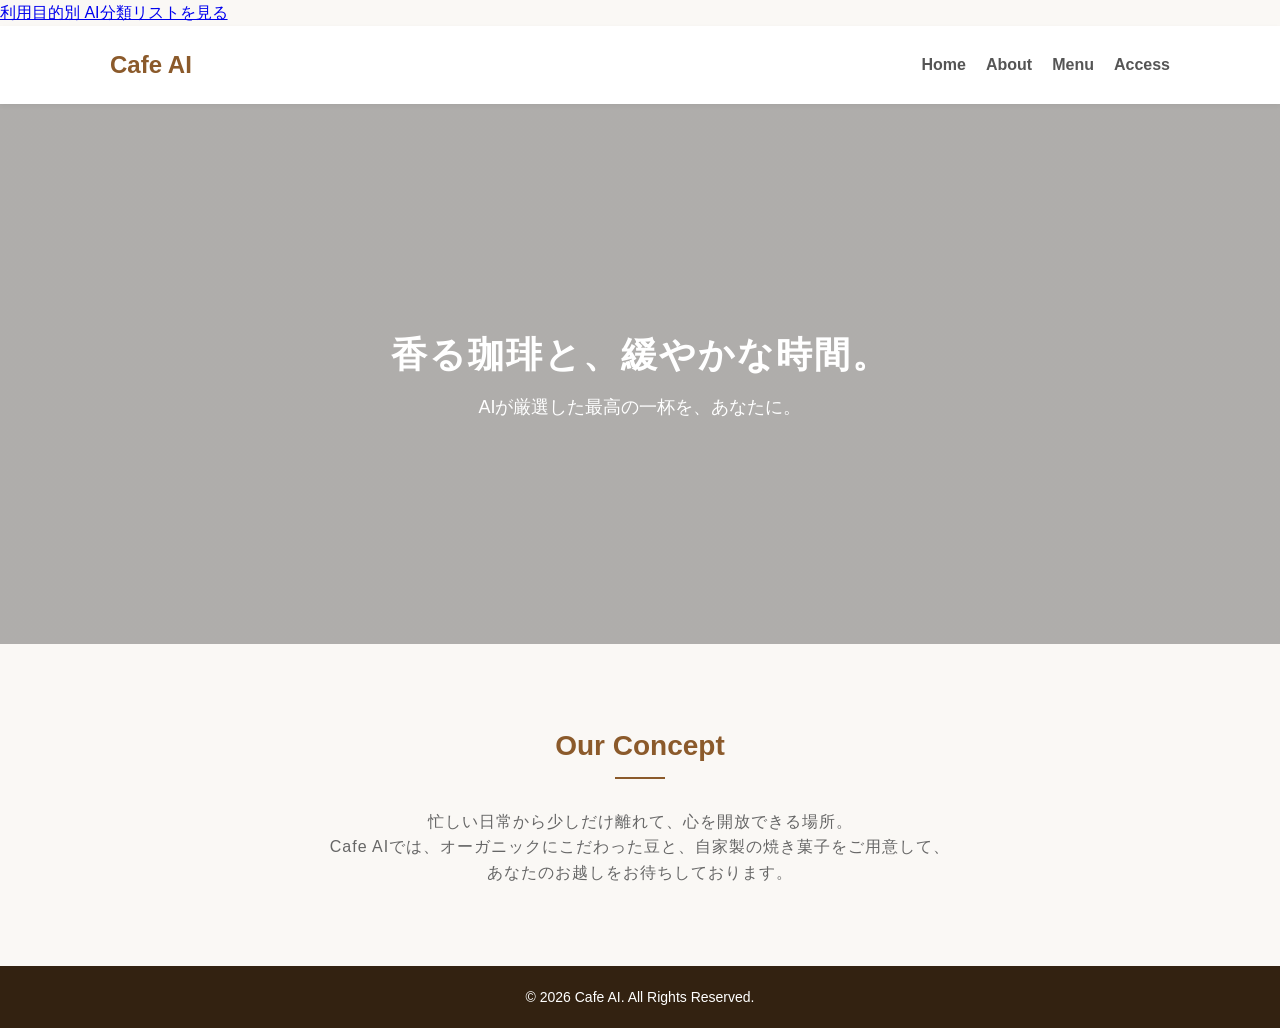
<file: index.html>
<!DOCTYPE html>
<html lang="ja">
<head>
    <meta charset="UTF-8">
    <meta name="viewport" content="width=device-width, initial-scale=1.0">
    <title>Cafe AI - 癒やしの空間</title>
    <link rel="stylesheet" href="style.css">
</head>
<body>
<p><a href="ai-list.html">利用目的別 AI分類リストを見る</a></p>
    <!-- ヘッダー -->
    <header>
        <div class="header-container">
            <h1 class="logo">Cafe AI</h1>
            <nav>
                <ul>
                    <li><a href="#">Home</a></li>
                    <li><a href="#">About</a></li>
                    <li><a href="#">Menu</a></li>
                    <li><a href="#">Access</a></li>
                </ul>
            </nav>
        </div>
    </header>

    <!-- メインビジュアル -->
    <section class="main-visual">
        <div class="mv-text">
            <h2>香る珈琲と、緩やかな時間。</h2>
            <p>AIが厳選した最高の一杯を、あなたに。</p>
        </div>
    </section>

    <!-- コンセプトセクション -->
    <section class="concept">
        <h3>Our Concept</h3>
        <p>忙しい日常から少しだけ離れて、心を開放できる場所。<br>
        Cafe AIでは、オーガニックにこだわった豆と、自家製の焼き菓子をご用意して、<br>
        あなたのお越しをお待ちしております。</p>
    </section>

    <!-- フッター -->
    <footer>
        <p>&copy; 2026 Cafe AI. All Rights Reserved.</p>
    </footer>

</body>
</html>
</file>
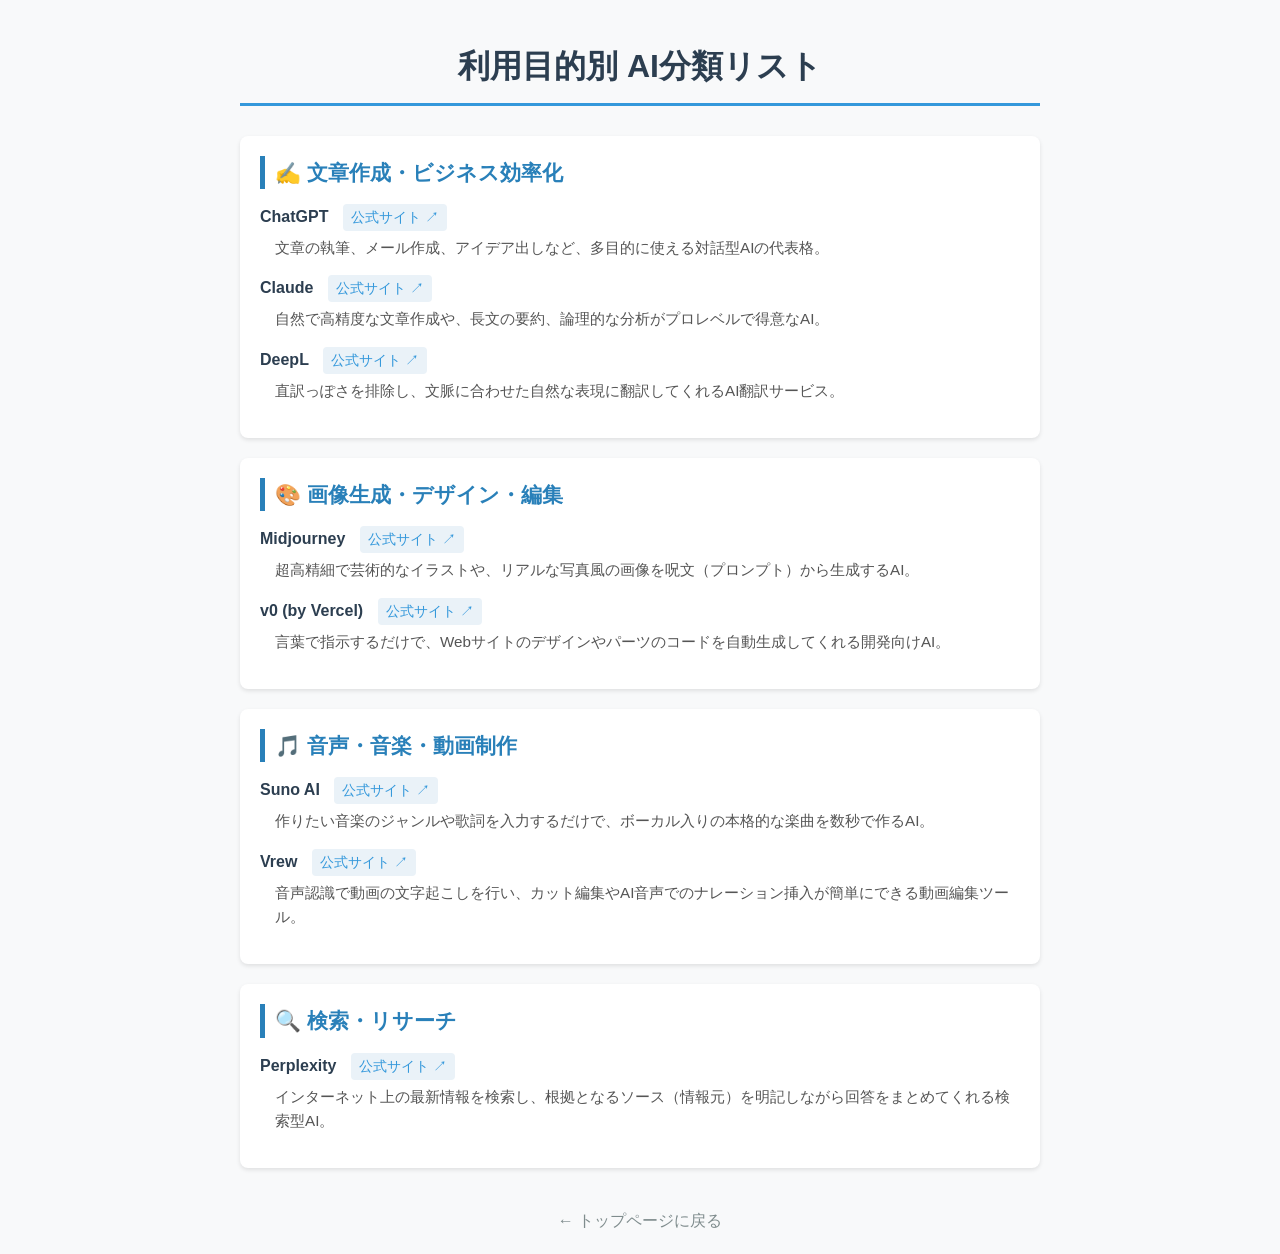
<file: ai-list.html>
<!DOCTYPE html>
<html lang="ja">
<head>
    <meta charset="UTF-8">
    <meta name="viewport" content="width=device-width, initial-scale=1.0">
    <title>利用目的別 AI分類リスト（リンク付き）</title>
    <style>
        body {
            font-family: 'Helvetica Neue', Arial, sans-serif;
            line-height: 1.6;
            color: #333;
            max-width: 800px;
            margin: 0 auto;
            padding: 20px;
            background-color: #f8f9fa;
        }
        h1 {
            text-align: center;
            color: #2c3e50;
            border-bottom: 3px solid #3498db;
            padding-bottom: 10px;
            margin-bottom: 30px;
        }
        .category {
            background: #fff;
            margin-bottom: 20px;
            padding: 20px;
            border-radius: 8px;
            box-shadow: 0 2px 4px rgba(0,0,0,0.1);
        }
        .category-title {
            font-size: 1.3rem;
            color: #2980b9;
            margin-top: 0;
            margin-bottom: 15px;
            border-left: 5px solid #2980b9;
            padding-left: 10px;
        }
        .ai-item {
            margin-bottom: 15px;
        }
        .ai-name {
            font-weight: bold;
            color: #2c3e50;
        }
        .ai-link {
            display: inline-block;
            margin-left: 10px;
            font-size: 0.9rem;
            color: #3498db;
            text-decoration: none;
            background-color: #eaf2f8;
            padding: 2px 8px;
            border-radius: 4px;
        }
        .ai-link:hover {
            background-color: #3498db;
            color: #fff;
        }
        .description {
            margin: 5px 0 0 15px;
            font-size: 0.95rem;
            color: #555;
        }
        .back-link {
            display: block;
            text-align: center;
            margin-top: 40px;
            color: #7f8c8d;
            text-decoration: none;
        }
        .back-link:hover {
            text-decoration: underline;
        }
    </style>
</head>
<body>

    <h1>利用目的別 AI分類リスト</h1>

    <div class="category">
        <h2 class="category-title">✍️ 文章作成・ビジネス効率化</h2>
        
        <div class="ai-item">
            <span class="ai-name">ChatGPT</span>
            <a href="https://chatgpt.com/" target="_blank" class="ai-link">公式サイト ↗</a>
            <p class="description">文章の執筆、メール作成、アイデア出しなど、多目的に使える対話型AIの代表格。</p>
        </div>

        <div class="ai-item">
            <span class="ai-name">Claude</span>
            <a href="https://claude.ai/" target="_blank" class="ai-link">公式サイト ↗</a>
            <p class="description">自然で高精度な文章作成や、長文の要約、論理的な分析がプロレベルで得意なAI。</p>
        </div>

        <div class="ai-item">
            <span class="ai-name">DeepL</span>
            <a href="https://www.deepl.com/" target="_blank" class="ai-link">公式サイト ↗</a>
            <p class="description">直訳っぽさを排除し、文脈に合わせた自然な表現に翻訳してくれるAI翻訳サービス。</p>
        </div>
    </div>

    <div class="category">
        <h2 class="category-title">🎨 画像生成・デザイン・編集</h2>
        
        <div class="ai-item">
            <span class="ai-name">Midjourney</span>
            <a href="https://www.midjourney.com/" target="_blank" class="ai-link">公式サイト ↗</a>
            <p class="description">超高精細で芸術的なイラストや、リアルな写真風の画像を呪文（プロンプト）から生成するAI。</p>
        </div>

        <div class="ai-item">
            <span class="ai-name">v0 (by Vercel)</span>
            <a href="https://v0.dev/" target="_blank" class="ai-link">公式サイト ↗</a>
            <p class="description">言葉で指示するだけで、Webサイトのデザインやパーツのコードを自動生成してくれる開発向けAI。</p>
        </div>
    </div>

    <div class="category">
        <h2 class="category-title">🎵 音声・音楽・動画制作</h2>
        
        <div class="ai-item">
            <span class="ai-name">Suno AI</span>
            <a href="https://suno.com/" target="_blank" class="ai-link">公式サイト ↗</a>
            <p class="description">作りたい音楽のジャンルや歌詞を入力するだけで、ボーカル入りの本格的な楽曲を数秒で作るAI。</p>
        </div>

        <div class="ai-item">
            <span class="ai-name">Vrew</span>
            <a href="https://vrew.voyagerx.com/" target="_blank" class="ai-link">公式サイト ↗</a>
            <p class="description">音声認識で動画の文字起こしを行い、カット編集やAI音声でのナレーション挿入が簡単にできる動画編集ツール。</p>
        </div>
    </div>

    <div class="category">
        <h2 class="category-title">🔍 検索・リサーチ</h2>
        
        <div class="ai-item">
            <span class="ai-name">Perplexity</span>
            <a href="https://www.perplexity.ai/" target="_blank" class="ai-link">公式サイト ↗</a>
            <p class="description">インターネット上の最新情報を検索し、根拠となるソース（情報元）を明記しながら回答をまとめてくれる検索型AI。</p>
        </div>
    </div>

    <a href="index.html" class="back-link">← トップページに戻る</a>

</body>
</html>
</file>
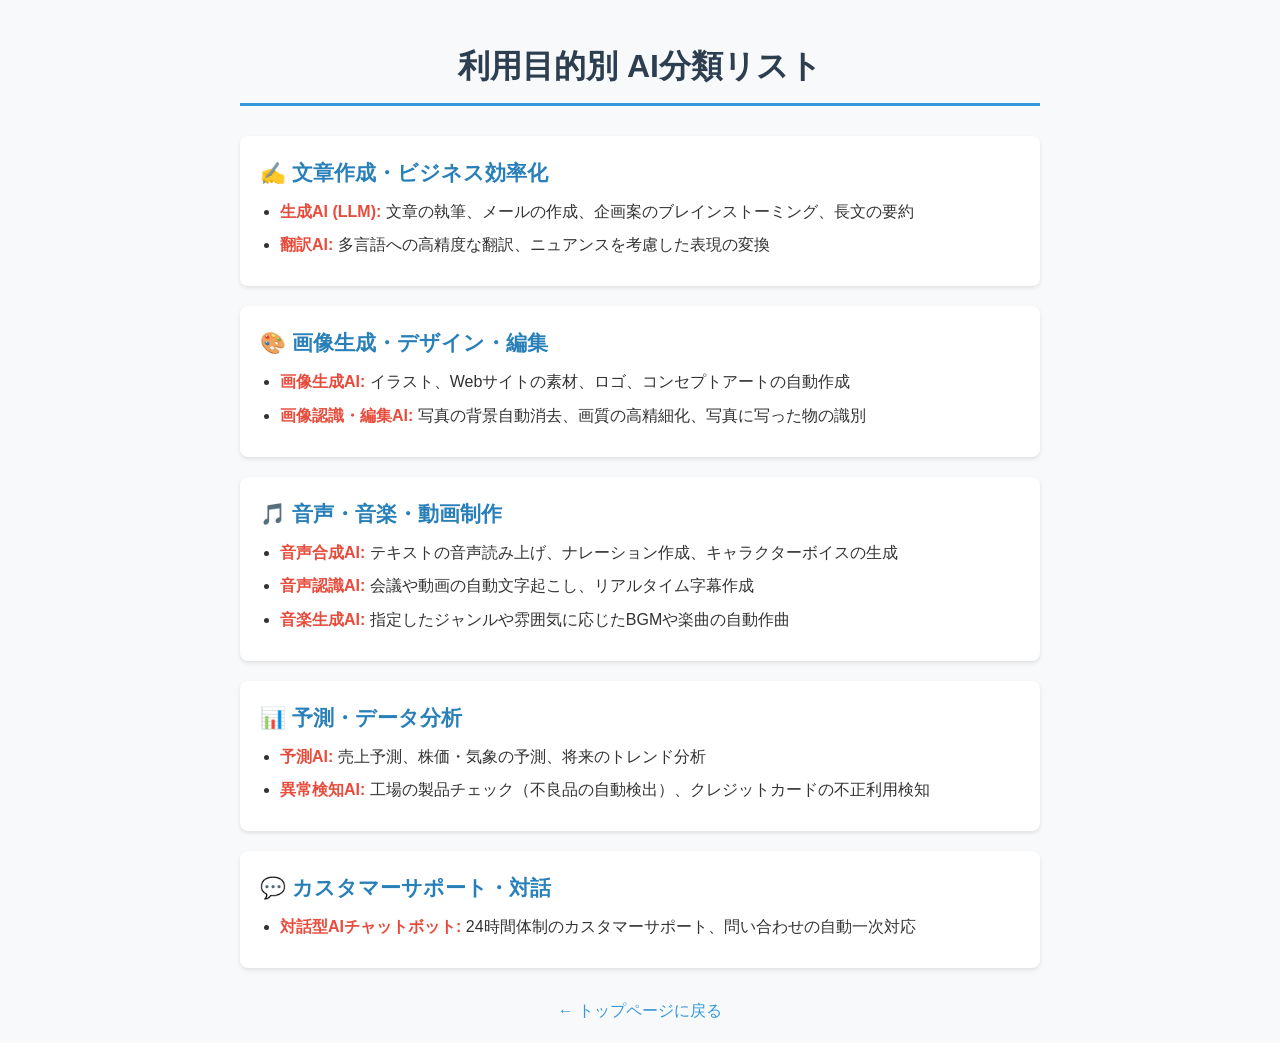
<file: al-list.html>
<!DOCTYPE html>
<html lang="ja">
<head>
    <meta charset="UTF-8">
    <meta name="viewport" content="width=device-width, initial-scale=1.0">
    <title>利用目的別 AI分類リスト</title>
    <style>
        body {
            font-family: 'Helvetica Neue', Arial, sans-serif;
            line-height: 1.6;
            color: #333;
            max-width: 800px;
            margin: 0 auto;
            padding: 20px;
            background-color: #f8f9fa;
        }
        h1 {
            text-align: center;
            color: #2c3e50;
            border-bottom: 3px solid #3498db;
            padding-bottom: 10px;
            margin-bottom: 30px;
        }
        .category {
            background: #fff;
            margin-bottom: 20px;
            padding: 20px;
            border-radius: 8px;
            box-shadow: 0 2px 4px rgba(0,0,0,0.1);
        }
        .category-title {
            font-size: 1.3rem;
            color: #2980b9;
            margin-top: 0;
            margin-bottom: 10px;
            display: flex;
            align-items: center;
        }
        ul {
            margin: 0;
            padding-left: 20px;
        }
        li {
            margin-bottom: 8px;
        }
        strong {
            color: #e74c3c;
        }
        .back-link {
            display: block;
            text-align: center;
            margin-top: 30px;
            color: #3498db;
            text-decoration: none;
        }
        .back-link:hover {
            text-decoration: underline;
        }
    </style>
</head>
<body>

    <h1>利用目的別 AI分類リスト</h1>

    <div class="category">
        <h2 class="category-title">✍️ 文章作成・ビジネス効率化</h2>
        <ul>
            <li><strong>生成AI (LLM):</strong> 文章の執筆、メールの作成、企画案のブレインストーミング、長文の要約</li>
            <li><strong>翻訳AI:</strong> 多言語への高精度な翻訳、ニュアンスを考慮した表現の変換</li>
        </ul>
    </div>

    <div class="category">
        <h2 class="category-title">🎨 画像生成・デザイン・編集</h2>
        <ul>
            <li><strong>画像生成AI:</strong> イラスト、Webサイトの素材、ロゴ、コンセプトアートの自動作成</li>
            <li><strong>画像認識・編集AI:</strong> 写真の背景自動消去、画質の高精細化、写真に写った物の識別</li>
        </ul>
    </div>

    <div class="category">
        <h2 class="category-title">🎵 音声・音楽・動画制作</h2>
        <ul>
            <li><strong>音声合成AI:</strong> テキストの音声読み上げ、ナレーション作成、キャラクターボイスの生成</li>
            <li><strong>音声認識AI:</strong> 会議や動画の自動文字起こし、リアルタイム字幕作成</li>
            <li><strong>音楽生成AI:</strong> 指定したジャンルや雰囲気に応じたBGMや楽曲の自動作曲</li>
        </ul>
    </div>

    <div class="category">
        <h2 class="category-title">📊 予測・データ分析</h2>
        <ul>
            <li><strong>予測AI:</strong> 売上予測、株価・気象の予測、将来のトレンド分析</li>
            <li><strong>異常検知AI:</strong> 工場の製品チェック（不良品の自動検出）、クレジットカードの不正利用検知</li>
        </ul>
    </div>

    <div class="category">
        <h2 class="category-title">💬 カスタマーサポート・対話</h2>
        <ul>
            <li><strong>対話型AIチャットボット:</strong> 24時間体制のカスタマーサポート、問い合わせの自動一次対応</li>
        </ul>
    </div>

    <a href="index.html" class="back-link">← トップページに戻る</a>

</body>
</html>
</file>
<file: style.css>
/* 全体のリセットと共通設定 */
* {
    margin: 0;
    padding: 0;
    box-sizing: border-box;
}

body {
    font-family: 'Helvetica Neue', Arial, 'Hiragino Kaku Gothic ProN', sans-serif;
    color: #333;
    line-height: 1.6;
    background-color: #faf8f5; /* 優しいオフホワイト */
}

/* ヘッダー */
header {
    background-color: #fff;
    box-shadow: 0 2px 5px rgba(0,0,0,0.05);
    position: sticky;
    top: 0;
    z-index: 100;
}

.header-container {
    max-width: 1100px;
    margin: 0 auto;
    padding: 20px;
    display: flex;
    justify-content: space-between;
    align-items: center;
}

.logo {
    font-size: 24px;
    color: #8B5A2B; /* コーヒーブラウン */
}

nav ul {
    display: flex;
    list-style: none;
}

nav ul li {
    margin-left: 20px;
}

nav ul li a {
    text-decoration: none;
    color: #555;
    font-weight: bold;
    transition: color 0.3s;
}

nav ul li a:hover {
    color: #8B5A2B;
}

/* メインビジュアル */
.main-visual {
    height: 60vh;
    /* 背景には仮のカフェ画像（Unsplashより）を適用 */
    background-image: linear-gradient(rgba(0,0,0,0.3), rgba(0,0,0,0.3)), url('https://images.unsplash.com/photo-1501339847302-ac426a4a7cbb?q=80&w=1200');
    background-size: cover;
    background-position: center;
    display: flex;
    justify-content: center;
    align-items: center;
    text-align: center;
    color: #fff;
}

.mv-text h2 {
    font-size: 36px;
    margin-bottom: 10px;
    letter-spacing: 2px;
}

.mv-text p {
    font-size: 18px;
}

/* コンセプト */
.concept {
    max-width: 800px;
    margin: 80px auto;
    padding: 0 20px;
    text-align: center;
}

.concept h3 {
    font-size: 28px;
    color: #8B5A2B;
    margin-bottom: 30px;
    position: relative;
    padding-bottom: 10px;
}

.concept h3::after {
    content: '';
    position: absolute;
    bottom: 0;
    left: 50%;
    transform: translateX(-50%);
    width: 50px;
    height: 2px;
    background-color: #8B5A2B;
}

.concept p {
    font-size: 16px;
    color: #666;
    letter-spacing: 1px;
}

/* フッター */
footer {
    background-color: #332211;
    color: #fff;
    text-align: center;
    padding: 20px;
    font-size: 14px;
}
</file>
